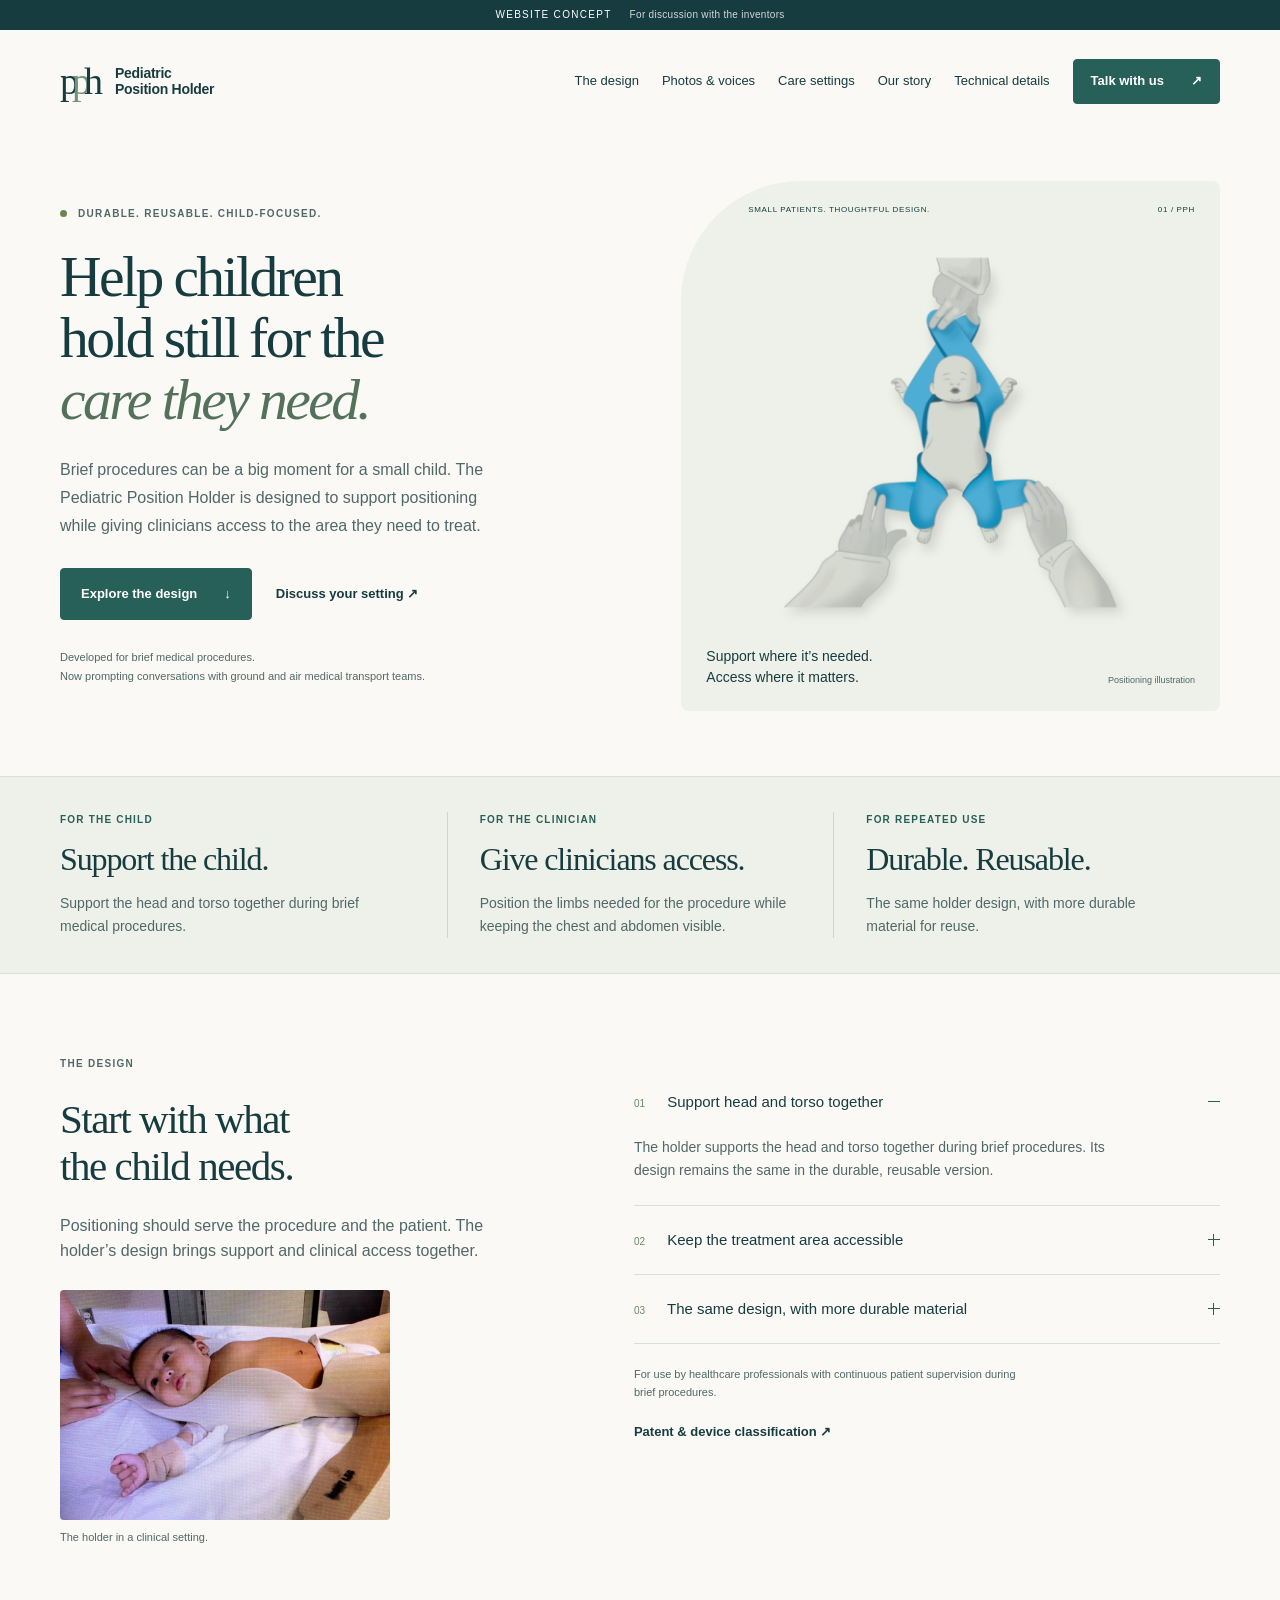
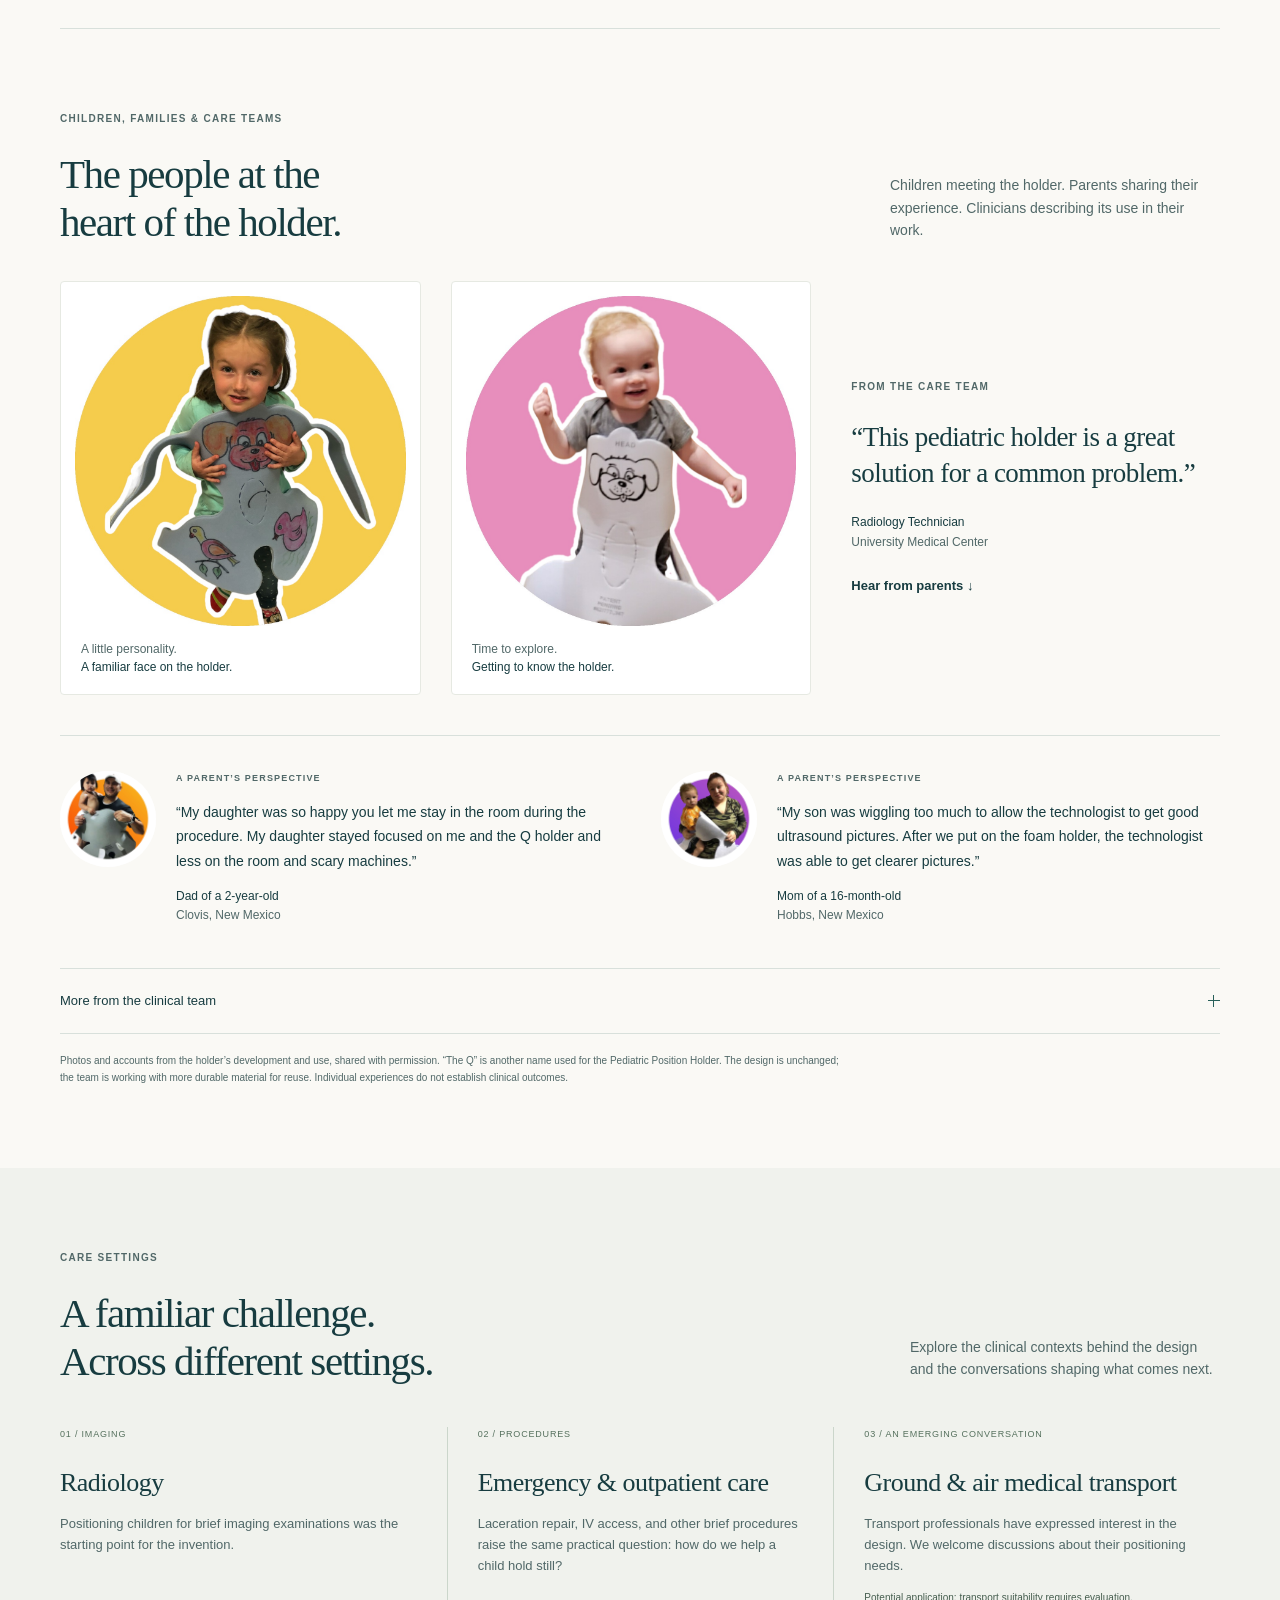
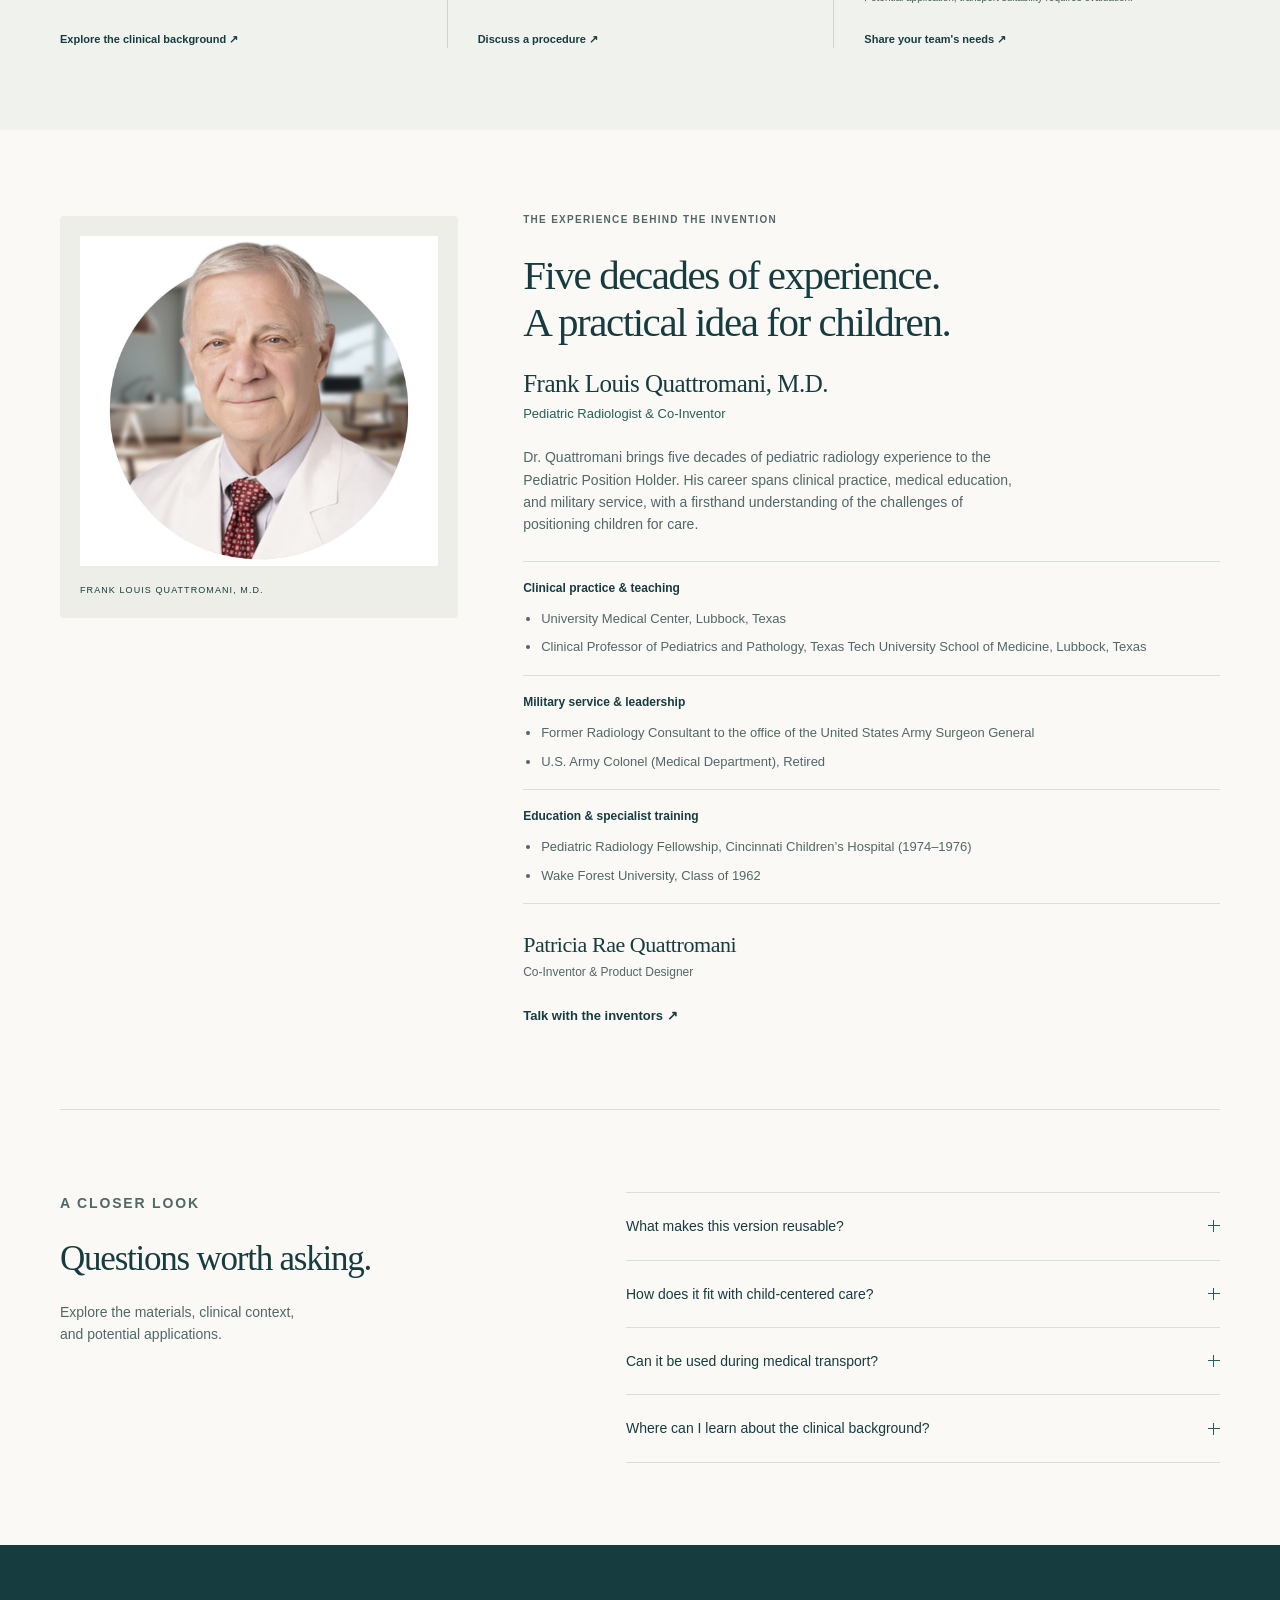
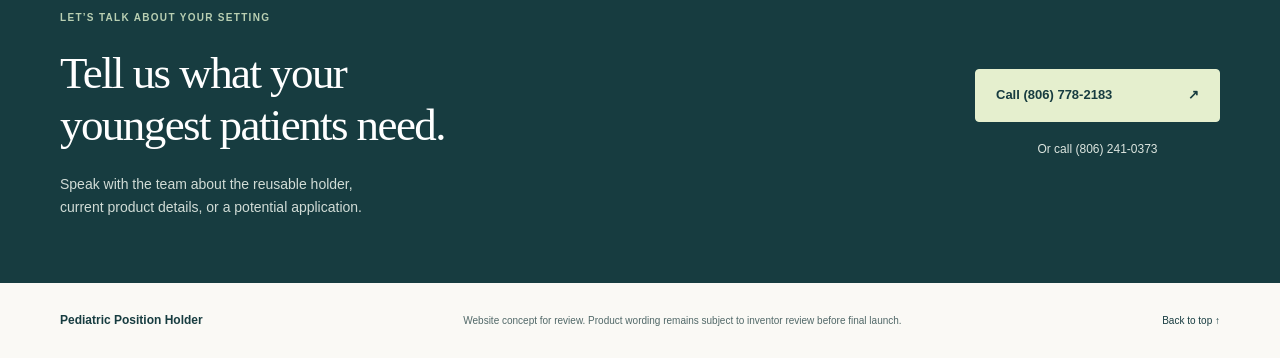
<file: index.html>
<!doctype html>
<html lang="en">
<head>
<meta charset="utf-8">
<meta name="viewport" content="width=device-width,initial-scale=1">
<meta name="description" content="Explore the Pediatric Position Holder, a durable, reusable approach to positioning children during brief medical procedures.">
<meta name="robots" content="noindex,nofollow">
<title>Pediatric Position Holder | Website concept</title>
<link rel="stylesheet" href="styles.css">
</head>
<body>
<div class="concept-note">WEBSITE CONCEPT <span>For discussion with the inventors</span></div>
<a class="skip" href="#main">Skip to content</a>
<header class="site-header wrap">
<a class="brand" href="#" aria-label="Pediatric Position Holder home"><span class="brand-mark" aria-hidden="true">p<span>p</span>h</span><span>Pediatric<br>Position Holder</span></a>
<nav aria-label="Main navigation"><a href="#design">The design</a><a href="#experiences">Photos &amp; voices</a><a href="#settings">Care settings</a><a href="#story">Our story</a><a href="patent-and-classification.html">Technical details</a><a class="button small" href="#contact">Talk with us <span aria-hidden="true">↗</span></a></nav>
</header>
<main id="main">
<section class="hero wrap" aria-labelledby="hero-title">
<div class="hero-copy"><p class="eyebrow"><span class="dot"></span> DURABLE. REUSABLE. CHILD-FOCUSED.</p>
<h1 id="hero-title">Help children<br>hold still for the<br><em>care they need.</em></h1>
<p class="intro">Brief procedures can be a big moment for a small child. The Pediatric Position Holder is designed to support positioning while giving clinicians access to the area they need to treat.</p>
<div class="actions"><a class="button" href="#design">Explore the design <span aria-hidden="true">↓</span></a><a class="text-link" href="#contact">Discuss your setting <span aria-hidden="true">↗</span></a></div>
<p class="hero-context">Developed for brief medical procedures.<br>Now prompting conversations with ground and air medical transport teams.</p></div>
<figure class="hero-figure"><div class="figure-top"><span>SMALL PATIENTS. THOUGHTFUL DESIGN.</span><span aria-hidden="true">01 / PPH</span></div><img src="assets/positioning.jpeg" alt="Illustration showing a child positioned in the Pediatric Position Holder, with the chest and abdomen visible." width="800" height="800"><figcaption><span>Support where it’s needed.<br><strong>Access where it matters.</strong></span><span class="image-note">Positioning illustration</span></figcaption></figure>
</section>
<section id="benefits" class="principles" aria-label="Benefits of the Pediatric Position Holder">
<div class="wrap principle-grid">
<article><p class="benefit-label">FOR THE CHILD</p><h2>Support the child.</h2><p>Support the head and torso together during brief medical procedures.</p></article>
<article><p class="benefit-label">FOR THE CLINICIAN</p><h2>Give clinicians access.</h2><p>Position the limbs needed for the procedure while keeping the chest and abdomen visible.</p></article>
<article><p class="benefit-label">FOR REPEATED USE</p><h2>Durable. Reusable.</h2><p>The same holder design, with more durable material for reuse.</p></article>
</div>
</section>
<section id="design" class="section wrap design-section">
<div class="section-heading"><p class="eyebrow">THE DESIGN</p><h2>Start with what<br>the child needs.</h2><p>Positioning should serve the procedure and the patient. The holder’s design brings support and clinical access together.</p><figure class="clinical-photo"><img src="assets/clinical-positioning.jpg" alt="An infant positioned in the holder with the chest and abdomen visible and a clinician’s hands beside the head." width="1000" height="1000" loading="lazy"><figcaption>The holder in a clinical setting.</figcaption></figure></div>
<div class="design-details">
<details open><summary><span><span class="number">01</span> Support head and torso together</span><span class="toggle" aria-hidden="true"></span></summary><p>The holder supports the head and torso together during brief procedures. Its design remains the same in the durable, reusable version.</p></details>
<details><summary><span><span class="number">02</span> Keep the treatment area accessible</span><span class="toggle" aria-hidden="true"></span></summary><p>The holder allows selective positioning of the arms and legs while leaving the chest and abdomen visible. Ask the team how it accommodates your procedure.</p></details>
<details><summary><span><span class="number">03</span> The same design, with more durable material</span><span class="toggle" aria-hidden="true"></span></summary><p>The design is unchanged. More durable material makes the holder reusable. Contact the inventors for material details and cleaning and reuse instructions.</p></details>
<p class="clinical-note">For use by healthcare professionals with continuous patient supervision during brief procedures.</p><a class="text-link technical-link" href="patent-and-classification.html">Patent &amp; device classification <span aria-hidden="true">↗</span></a></div>
</section>
<section id="experiences" class="experiences section wrap" aria-labelledby="experiences-title">
<div class="experience-heading"><div><p class="eyebrow">CHILDREN, FAMILIES &amp; CARE TEAMS</p><h2 id="experiences-title">The people at the<br>heart of the holder.</h2></div><p>Children meeting the holder. Parents sharing their experience. Clinicians describing its use in their work.</p></div>
<div class="moments-grid">
<figure><img src="assets/child-with-decorated-holder.jpeg" alt="A young child holding a Pediatric Position Holder decorated with animal drawings." width="1080" height="1080" loading="lazy"><figcaption>A little personality.<br><strong>A familiar face on the holder.</strong></figcaption></figure>
<figure><img src="assets/child-exploring-holder.jpeg" alt="A smiling young child holding the Pediatric Position Holder with a dog drawing on it." width="1080" height="1080" loading="lazy"><figcaption>Time to explore.<br><strong>Getting to know the holder.</strong></figcaption></figure>
<div class="clinician-voice"><p class="eyebrow">FROM THE CARE TEAM</p><blockquote><p>“This pediatric holder is a great solution for a common problem.”</p></blockquote><p class="attribution">Radiology Technician<br><span>University Medical Center</span></p><a class="text-link" href="#family-voices">Hear from parents <span aria-hidden="true">↓</span></a></div>
</div>
<div id="family-voices" class="family-voices">
<article class="family-quote"><img src="assets/parent-and-child-clovis.jpeg" alt="A father holding his child and the Pediatric Position Holder." width="800" height="800" loading="lazy"><div><p class="eyebrow">A PARENT’S PERSPECTIVE</p><blockquote><p>“My daughter was so happy you let me stay in the room during the procedure. My daughter stayed focused on me and the Q holder and less on the room and scary machines.”</p></blockquote><p class="attribution">Dad of a 2-year-old<br><span>Clovis, New Mexico</span></p></div></article>
<article class="family-quote"><img src="assets/parent-and-child-hobbs.jpeg" alt="A mother holding her child and the Pediatric Position Holder." width="768" height="768" loading="lazy"><div><p class="eyebrow">A PARENT’S PERSPECTIVE</p><blockquote><p>“My son was wiggling too much to allow the technologist to get good ultrasound pictures. After we put on the foam holder, the technologist was able to get clearer pictures.”</p></blockquote><p class="attribution">Mom of a 16-month-old<br><span>Hobbs, New Mexico</span></p></div></article>
</div>
<details class="care-team-detail"><summary><span>More from the clinical team</span><span class="toggle" aria-hidden="true"></span></summary><blockquote><p>“Because we used the Pediatric Position Holder, the entire procedure was obviously less stressful on the child and I could see that the parents were less stressed as well. I was glad that the holder allowed us to get clear images the first time we tried.”</p></blockquote><p class="attribution">Pediatric Nurse, University Medical Center</p><div class="additional-clinician"><blockquote><p>“This pediatric holder is a great solution for a common problem.”</p></blockquote><p class="attribution">Radiology Technician, University Medical Center</p></div></details>
<p class="experience-note">Photos and accounts from the holder’s development and use, shared with permission. “The Q” is another name used for the Pediatric Position Holder. The design is unchanged; the team is working with more durable material for reuse. Individual experiences do not establish clinical outcomes.</p>
</section>

<section id="settings" class="settings section"><div class="wrap"><div class="settings-heading"><div><p class="eyebrow">CARE SETTINGS</p><h2>A familiar challenge.<br>Across different settings.</h2></div><p>Explore the clinical contexts behind the design and the conversations shaping what comes next.</p></div>
<div class="settings-grid"><article><span class="setting-index">01 / IMAGING</span><h3>Radiology</h3><p>Positioning children for brief imaging examinations was the starting point for the invention.</p><a href="#questions">Explore the clinical background <span aria-hidden="true">↗</span></a></article><article><span class="setting-index">02 / PROCEDURES</span><h3>Emergency &amp; outpatient care</h3><p>Laceration repair, IV access, and other brief procedures raise the same practical question: how do we help a child hold still?</p><a href="#contact">Discuss a procedure <span aria-hidden="true">↗</span></a></article><article class="transport"><span class="setting-index">03 / AN EMERGING CONVERSATION</span><h3>Ground &amp; air medical transport</h3><p>Transport professionals have expressed interest in the design. We welcome discussions about their positioning needs.</p><p class="transport-note">Potential application; transport suitability requires evaluation.</p><a href="#contact">Share your team's needs <span aria-hidden="true">↗</span></a></article></div>
</div></section>
<section id="story" class="section wrap story" aria-labelledby="story-title">
<div class="portrait"><img src="assets/frank.jpg" alt="Frank Louis Quattromani, M.D., pediatric radiologist and co-inventor." width="600" height="600" loading="lazy"><span>FRANK LOUIS QUATTROMANI, M.D.</span></div>
<div class="career"><p class="eyebrow">THE EXPERIENCE BEHIND THE INVENTION</p><h2 id="story-title">Five decades of experience.<br>A practical idea for children.</h2>
<h3>Frank Louis Quattromani, M.D.</h3><p class="career-role">Pediatric Radiologist &amp; Co-Inventor</p>
<p>Dr. Quattromani brings five decades of pediatric radiology experience to the Pediatric Position Holder. His career spans clinical practice, medical education, and military service, with a firsthand understanding of the challenges of positioning children for care.</p>
<div class="career-credentials">
<div><h4>Clinical practice &amp; teaching</h4><ul><li>University Medical Center, Lubbock, Texas</li><li>Clinical Professor of Pediatrics and Pathology, Texas Tech University School of Medicine, Lubbock, Texas</li></ul></div>
<div><h4>Military service &amp; leadership</h4><ul><li>Former Radiology Consultant to the office of the United States Army Surgeon General</li><li>U.S. Army Colonel (Medical Department), Retired</li></ul></div>
<div><h4>Education &amp; specialist training</h4><ul><li>Pediatric Radiology Fellowship, Cincinnati Children’s Hospital (1974–1976)</li><li>Wake Forest University, Class of 1962</li></ul></div>
</div>
<div class="co-inventor"><h3>Patricia Rae Quattromani</h3><p>Co-Inventor &amp; Product Designer</p></div>
<a class="text-link" href="#contact">Talk with the inventors <span aria-hidden="true">↗</span></a></div>
</section>
<section id="questions" class="section wrap questions"><div><p class="eyebrow">A CLOSER LOOK</p><h2>Questions worth asking.</h2><p>Explore the materials, clinical context,<br>and potential applications.</p></div><div>
<details><summary><span>What makes this version reusable?</span><span class="toggle" aria-hidden="true"></span></summary><p>The material has changed; the design has not. The holder was originally developed with inexpensive material for single use. The team is now working with more durable material for reuse, and the illustrations shown here still represent its design.</p></details>
<details><summary><span>How does it fit with child-centered care?</span><span class="toggle" aria-hidden="true"></span></summary><p>The holder is designed to support positioning. It does not replace a clinician’s assessment, communication with the child and family, or appropriate comfort and coping measures.</p></details>
<details><summary><span>Can it be used during medical transport?</span><span class="toggle" aria-hidden="true"></span></summary><p>Ambulance and helicopter medical transport professionals have expressed interest. That interest is a starting point for evaluation, rather than confirmation of suitability for use in transit.</p></details>
<details><summary><span>Where can I learn about the clinical background?</span><span class="toggle" aria-hidden="true"></span></summary><p>The invention grew out of pediatric radiology practice. Read the <a href="patent-and-classification.html">patent and device classification</a>, or contact the team to discuss the development history, supporting material, and current intended use.</p></details>
</div></section>
<section id="contact" class="contact"><div class="wrap contact-inner"><div><p class="eyebrow">LET’S TALK ABOUT YOUR SETTING</p><h2>Tell us what your<br>youngest patients need.</h2><p>Speak with the team about the reusable holder,<br>current product details, or a potential application.</p></div><div class="contact-actions"><a class="button light" href="tel:+18067782183">Call (806) 778-2183 <span aria-hidden="true">↗</span></a><a class="alternate-phone" href="tel:+18062410373">Or call (806) 241-0373</a></div></div></section>
</main>
<footer class="wrap"><span>Pediatric Position Holder</span><p>Website concept for review. Product wording remains subject to inventor review before final launch.</p><a href="#">Back to top ↑</a></footer>
</body>
</html>
</file>
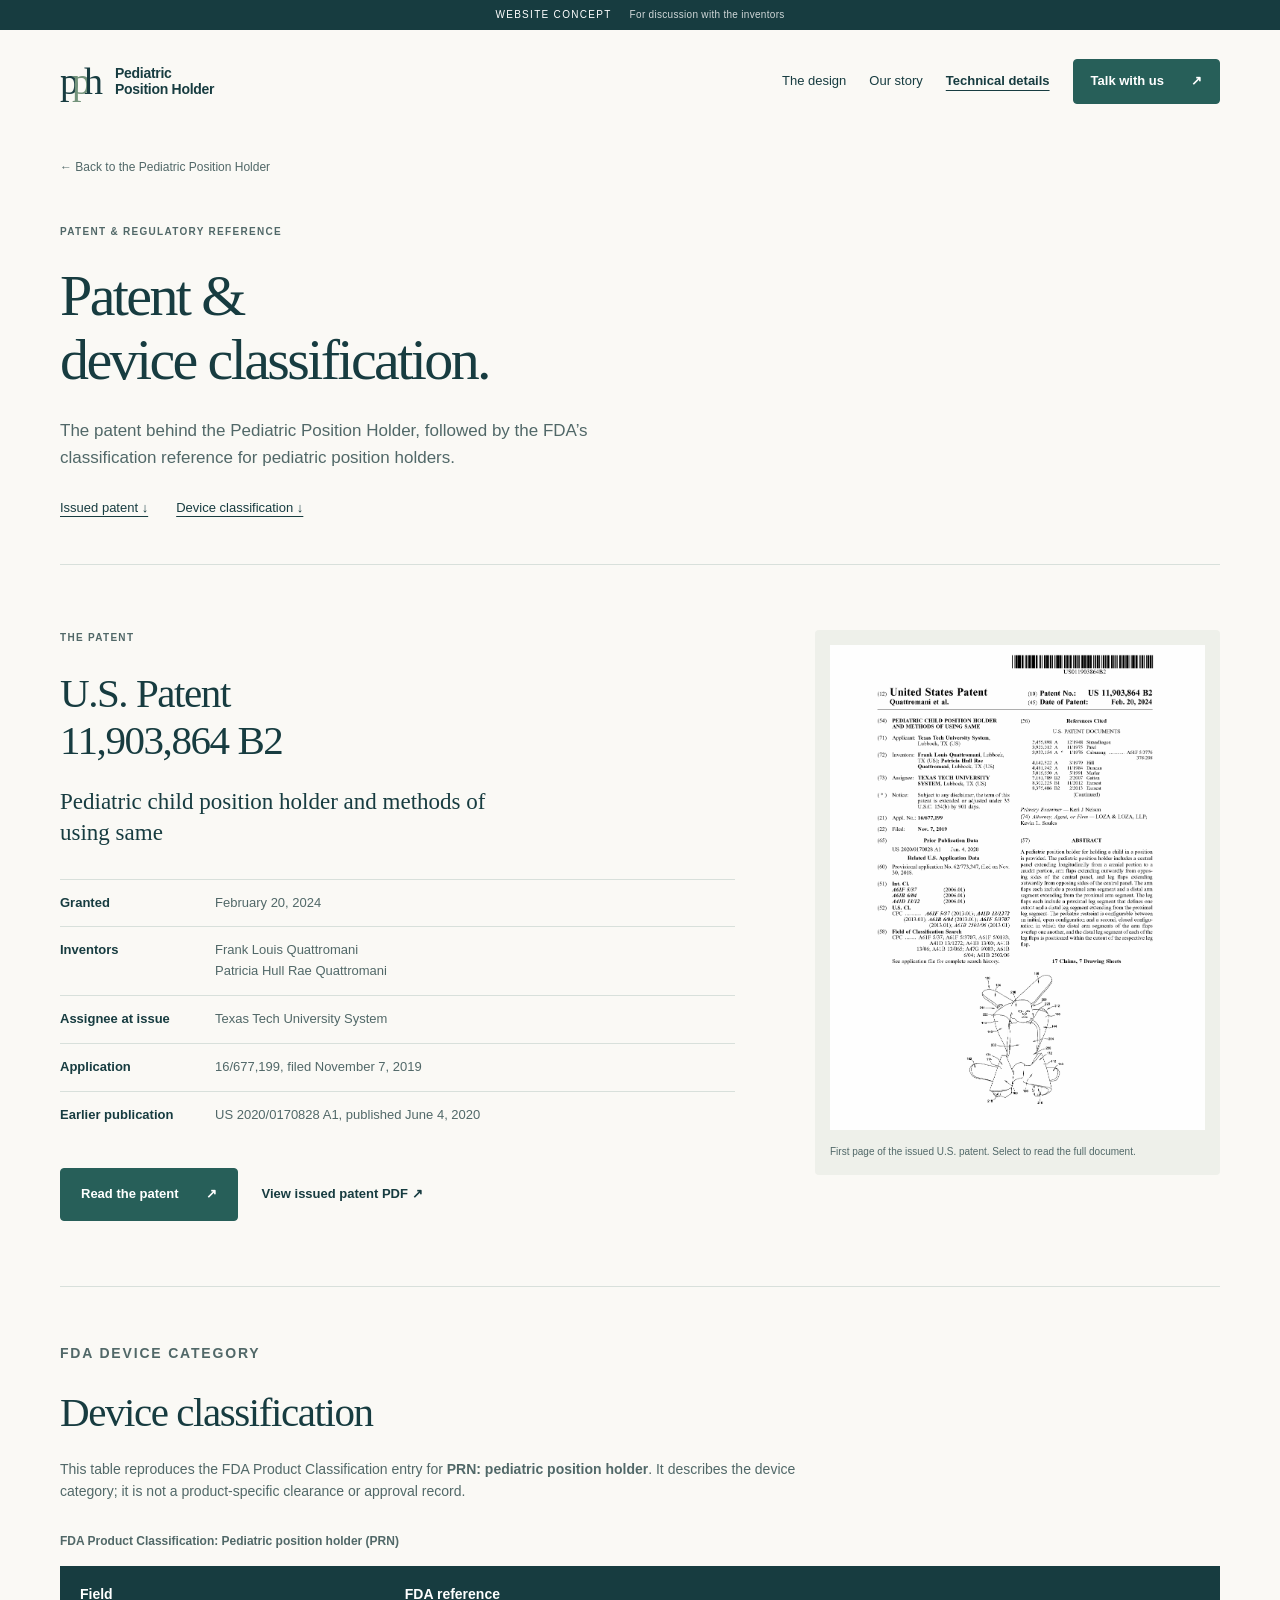
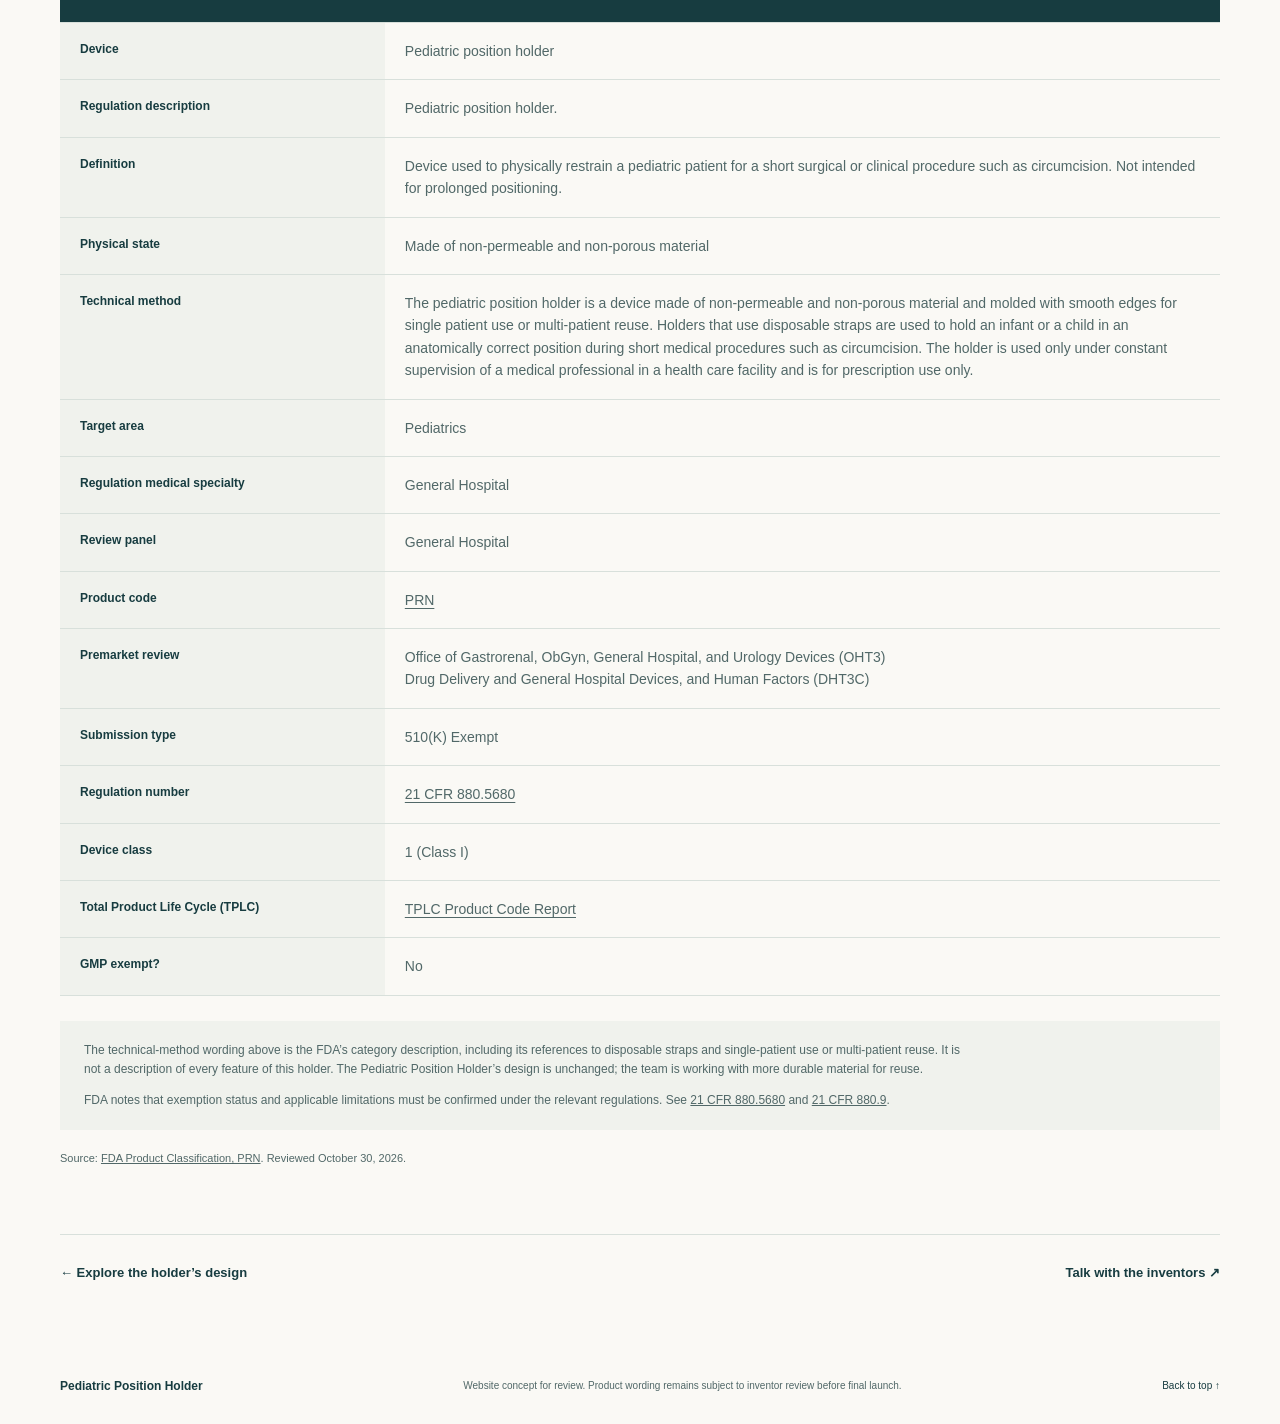
<file: patent-and-classification.html>
<!doctype html>
<html lang="en">
<head>
<meta charset="utf-8">
<meta name="viewport" content="width=device-width,initial-scale=1">
<meta name="description" content="Pediatric Position Holder patent US 11,903,864 B2 and FDA device classification reference: PRN, Class I, 21 CFR 880.5680.">
<meta name="robots" content="noindex,nofollow">
<title>Patent &amp; Device Classification | Pediatric Position Holder</title>
<link rel="stylesheet" href="styles.css">
</head>
<body>
<div class="concept-note">WEBSITE CONCEPT <span>For discussion with the inventors</span></div>
<a class="skip" href="#main">Skip to content</a>
<header class="site-header wrap">
<a class="brand" href="index.html" aria-label="Pediatric Position Holder home"><span class="brand-mark" aria-hidden="true">p<span>p</span>h</span><span>Pediatric<br>Position Holder</span></a>
<nav aria-label="Main navigation"><a href="index.html#design">The design</a><a href="index.html#story">Our story</a><a href="patent-and-classification.html" aria-current="page">Technical details</a><a class="button small" href="index.html#contact">Talk with us <span aria-hidden="true">↗</span></a></nav>
</header>
<main id="main" class="wrap technical-page">
<a class="back-link" href="index.html">← Back to the Pediatric Position Holder</a>
<div class="technical-intro"><p class="eyebrow">PATENT &amp; REGULATORY REFERENCE</p><h1>Patent &amp;<br>device classification.</h1><p>The patent behind the Pediatric Position Holder, followed by the FDA’s classification reference for pediatric position holders.</p><nav class="section-links" aria-label="On this page"><a href="#patent">Issued patent ↓</a><a href="#classification">Device classification ↓</a></nav></div>
<section id="patent" class="patent-section" aria-labelledby="patent-title">
<div><p class="eyebrow">THE PATENT</p><h2 id="patent-title">U.S. Patent<br>11,903,864 B2</h2><p class="patent-title">Pediatric child position holder and methods of using same</p>
<dl class="patent-facts"><div><dt>Granted</dt><dd>February 20, 2024</dd></div><div><dt>Inventors</dt><dd>Frank Louis Quattromani<br>Patricia Hull Rae Quattromani</dd></div><div><dt>Assignee at issue</dt><dd>Texas Tech University System</dd></div><div><dt>Application</dt><dd>16/677,199, filed November 7, 2019</dd></div><div><dt>Earlier publication</dt><dd>US 2020/0170828 A1, published June 4, 2020</dd></div></dl>
<div class="actions"><a class="button" href="https://patents.google.com/patent/US11903864B2/en">Read the patent <span aria-hidden="true">↗</span></a><a class="text-link" href="https://patentimages.storage.googleapis.com/f6/ff/ed/fbfe007ffc60de/US11903864.pdf">View issued patent PDF <span aria-hidden="true">↗</span></a></div></div>
<figure class="patent-document"><a href="https://patentimages.storage.googleapis.com/f6/ff/ed/fbfe007ffc60de/US11903864.pdf" aria-label="View issued patent US 11,903,864 B2 as a PDF"><img src="assets/patent-front.png" alt="First page of the issued United States patent, naming Frank Louis Quattromani and Patricia Hull Rae Quattromani as inventors." width="1005" height="1300"></a><figcaption>First page of the issued U.S. patent. Select to read the full document.</figcaption></figure>
</section>
<section id="classification" class="classification-section" aria-labelledby="classification-title"><p class="eyebrow">FDA DEVICE CATEGORY</p><h2 id="classification-title">Device classification</h2><p>This table reproduces the FDA Product Classification entry for <strong>PRN: pediatric position holder</strong>. It describes the device category; it is not a product-specific clearance or approval record.</p>
<table class="classification-table"><caption>FDA Product Classification: Pediatric position holder (PRN)</caption><thead><tr><th scope="col">Field</th><th scope="col">FDA reference</th></tr></thead><tbody>
<tr><th scope="row">Device</th><td>Pediatric position holder</td></tr>
<tr><th scope="row">Regulation description</th><td>Pediatric position holder.</td></tr>
<tr><th scope="row">Definition</th><td>Device used to physically restrain a pediatric patient for a short surgical or clinical procedure such as circumcision. Not intended for prolonged positioning.</td></tr>
<tr><th scope="row">Physical state</th><td>Made of non-permeable and non-porous material</td></tr>
<tr><th scope="row">Technical method</th><td>The pediatric position holder is a device made of non-permeable and non-porous material and molded with smooth edges for single patient use or multi-patient reuse. Holders that use disposable straps are used to hold an infant or a child in an anatomically correct position during short medical procedures such as circumcision. The holder is used only under constant supervision of a medical professional in a health care facility and is for prescription use only.</td></tr>
<tr><th scope="row">Target area</th><td>Pediatrics</td></tr>
<tr><th scope="row">Regulation medical specialty</th><td>General Hospital</td></tr>
<tr><th scope="row">Review panel</th><td>General Hospital</td></tr>
<tr><th scope="row">Product code</th><td><a href="https://www.accessdata.fda.gov/scripts/cdrh/cfdocs/cfpcd/classification.cfm?id=PRN">PRN</a></td></tr>
<tr><th scope="row">Premarket review</th><td>Office of Gastrorenal, ObGyn, General Hospital, and Urology Devices (OHT3)<br>Drug Delivery and General Hospital Devices, and Human Factors (DHT3C)</td></tr>
<tr><th scope="row">Submission type</th><td>510(K) Exempt</td></tr>
<tr><th scope="row">Regulation number</th><td><a href="https://www.ecfr.gov/current/title-21/section-880.5680">21 CFR 880.5680</a></td></tr>
<tr><th scope="row">Device class</th><td>1 (Class I)</td></tr>
<tr><th scope="row">Total Product Life Cycle (TPLC)</th><td><a href="https://www.accessdata.fda.gov/scripts/cdrh/cfdocs/cfTPLC/tplc.cfm?id=PRN">TPLC Product Code Report</a></td></tr>
<tr><th scope="row">GMP exempt?</th><td>No</td></tr>
</tbody></table>
<div class="reference-note"><p>The technical-method wording above is the FDA’s category description, including its references to disposable straps and single-patient use or multi-patient reuse. It is not a description of every feature of this holder. The Pediatric Position Holder’s design is unchanged; the team is working with more durable material for reuse.</p><p>FDA notes that exemption status and applicable limitations must be confirmed under the relevant regulations. See <a href="https://www.ecfr.gov/current/title-21/section-880.5680">21 CFR 880.5680</a> and <a href="https://www.ecfr.gov/current/title-21/section-880.9">21 CFR 880.9</a>.</p></div>
<p class="source-line">Source: <a href="https://www.accessdata.fda.gov/scripts/cdrh/cfdocs/cfpcd/classification.cfm?id=PRN">FDA Product Classification, PRN</a>. Reviewed October 30, 2026.</p>
</section>
<div class="technical-return"><a class="text-link" href="index.html#design">← Explore the holder’s design</a><a class="text-link" href="index.html#contact">Talk with the inventors ↗</a></div>
</main>
<footer class="wrap"><span>Pediatric Position Holder</span><p>Website concept for review. Product wording remains subject to inventor review before final launch.</p><a href="#main">Back to top ↑</a></footer>
</body>
</html>
</file>
<file: styles.css>
:root{--ink:#173c40;--muted:#516868;--paper:#faf9f5;--line:#d8e0db;--mint:#eef1e9;--teal:#275f59;--white:#fff;--accent:#b7ce86;--sans:Arial,Helvetica,sans-serif;--serif:Georgia,'Times New Roman',serif}
*{box-sizing:border-box}html{scroll-behavior:smooth;scroll-padding-top:24px}body{margin:0;background:var(--paper);color:var(--ink);font-family:var(--sans);font-size:16px;line-height:1.6}a{color:inherit}a,summary{-webkit-tap-highlight-color:transparent}a:focus-visible,summary:focus-visible{outline:3px solid #a44e1f;outline-offset:6px}img{max-width:100%;display:block}.wrap{width:min(1160px,calc(100% - 96px));margin-inline:auto}.concept-note{display:flex;justify-content:center;gap:18px;padding:7px 20px;background:var(--ink);color:#fff;font-size:10px;letter-spacing:.13em}.concept-note span{opacity:.8;letter-spacing:.03em}.skip{position:fixed;top:-100px;left:20px;z-index:20;background:#fff;padding:12px}.skip:focus{top:10px}.site-header{display:flex;align-items:center;justify-content:space-between;padding-block:29px}.brand{display:flex;gap:13px;align-items:center;text-decoration:none;font-size:14px;font-weight:700;line-height:1.15;letter-spacing:-.02em}.brand-mark{font-family:var(--serif);font-size:38px;letter-spacing:-7px;line-height:1;padding-right:6px;font-weight:400}.brand-mark span{color:#73937b}nav{display:flex;gap:23px;align-items:center}nav>a{text-decoration:none;font-size:13px}nav>a:hover,.text-link:hover{text-decoration:underline}.button{display:inline-flex;gap:27px;align-items:center;justify-content:space-between;background:var(--teal);color:#fff;border:1px solid var(--teal);padding:15px 20px;text-decoration:none;font-size:13px;font-weight:600;border-radius:4px}.button:hover{background:var(--ink)}.button.small{padding:11px 17px}.hero{display:grid;grid-template-columns:1.07fr 1fr;gap:45px;align-items:center;padding-block:48px 65px}.eyebrow{font-size:10px;font-weight:700;letter-spacing:.13em;margin:0 0 24px}.dot{display:inline-block;width:7px;height:7px;background:#6b8751;border-radius:50%;margin-right:7px}h1,h2,h3,p{margin-top:0}h1,h2,h3{font-weight:400}h1{font-family:var(--serif);font-size:clamp(42px,4.5vw,63px);line-height:1.07;letter-spacing:-.045em;margin-bottom:25px}h1 em{color:#54715b;font-weight:400}p{color:var(--muted)}.intro{font-size:16px;line-height:1.75;max-width:440px;margin-bottom:28px}.actions{display:flex;align-items:center;gap:24px}.text-link{font-size:13px;font-weight:600;text-decoration:none}.hero-context{font-size:11px;line-height:1.7;margin:28px 0 0;max-width:410px}.hero-figure{margin:0;padding:23px 25px;background:var(--mint);border-radius:120px 8px 8px 8px;overflow:hidden;min-height:530px;display:flex;flex-direction:column;justify-content:space-between}.figure-top{display:flex;justify-content:space-between;font-size:8px;letter-spacing:.08em;padding-left:42px;gap:16px}.hero-figure img{width:100%;height:385px;object-fit:contain;mix-blend-mode:multiply;margin-top:18px}.hero-figure figcaption{display:flex;justify-content:space-between;align-items:end;padding-top:16px;font-size:14px;line-height:1.5}.hero-figure strong{font-weight:500}.image-note{font-size:9px;max-width:110px;text-align:right;color:var(--muted)}.principles{border-block:1px solid var(--line);background:var(--mint)}.principle-grid{display:grid;grid-template-columns:repeat(3,minmax(0,1fr));gap:0;padding-block:35px}.principle-grid article{padding-inline:32px;border-left:1px solid #ccd6ca}.principle-grid article:first-child{padding-left:0;border-left:0}.principle-grid article:last-child{padding-right:0}.principle-grid .benefit-label{font-size:10px;letter-spacing:.12em;font-weight:700;color:var(--teal);margin:0 0 14px}.principle-grid h2{font-family:var(--serif);font-size:32px;line-height:1.12;letter-spacing:-.035em;margin:0 0 14px}.principle-grid p{font-size:14px;line-height:1.65;margin:0;max-width:310px}.section{padding-block:82px}h2{font-family:var(--serif);font-size:41px;line-height:1.15;letter-spacing:-.035em;margin-bottom:22px}.design-section{display:grid;grid-template-columns:.95fr 1.2fr;gap:110px}.section-heading p:last-child{max-width:335px;font-size:14px}.design-details{padding-top:12px}details{border-bottom:1px solid var(--line)}summary{display:flex;align-items:center;justify-content:space-between;gap:22px;padding:22px 0;cursor:pointer;font-size:15px;list-style:none}summary::-webkit-details-marker{display:none}details p{font-size:14px;max-width:490px;margin-bottom:24px}details .number{font-size:10px;margin-right:18px;color:#6f866c}.toggle{height:12px;width:12px;position:relative;flex-shrink:0}.toggle:before,.toggle:after{content:'';background:var(--teal);position:absolute}.toggle:before{height:1px;width:12px;top:5px}.toggle:after{width:1px;height:12px;left:5px}details[open] .toggle:after{display:none}.clinical-note{font-size:11px;margin-top:22px;max-width:390px}.settings{background:#f0f2ed}.settings-heading{display:flex;justify-content:space-between;gap:50px;align-items:end;margin-bottom:42px}.settings-heading h2{margin-bottom:0}.settings-heading>p{font-size:14px;max-width:310px;margin-bottom:4px}.settings-grid{display:grid;grid-template-columns:repeat(3,1fr);gap:0}.settings-grid article{padding:0 30px;border-left:1px solid #cbd6cb;display:flex;flex-direction:column}.settings-grid article:first-child{padding-left:0;border-left:0}.settings-grid article:last-child{padding-right:0}.setting-index{font-size:9px;letter-spacing:.09em;margin-bottom:26px;color:#55705d}h3{font-family:var(--serif);font-size:26px;line-height:1.2;letter-spacing:-.02em;margin-bottom:16px}.settings-grid p{font-size:13px}.settings-grid a{font-size:11px;text-decoration:none;font-weight:600;margin-top:auto;padding-top:15px}.settings-grid a:hover{text-decoration:underline}.settings-grid p.transport-note{font-size:10px;color:#455d4e}.story{display:grid;grid-template-columns:1fr 1.3fr;gap:90px;align-items:center}.portrait{background:#eceee7;padding:20px;border-radius:4px}.portrait img{width:100%;height:330px;object-fit:cover;object-position:center 20%;filter:saturate(.6)}.portrait span{display:block;font-size:9px;letter-spacing:.12em;padding-top:17px}.story p{font-size:14px;max-width:490px}.story p.story-lead{font-size:18px;color:var(--ink)}.story .eyebrow{font-size:10px}.story .text-link{display:inline-block;margin-top:8px}.questions{display:grid;grid-template-columns:.9fr 1.1fr;gap:80px;border-top:1px solid var(--line)}.questions h2{font-size:35px}.questions>div>p{font-size:14px}.questions summary{font-size:14px}.questions details:first-child{border-top:1px solid var(--line)}.contact{background:var(--ink);color:#fff;padding-block:65px}.contact-inner{display:flex;align-items:center;justify-content:space-between;gap:50px}.contact .eyebrow{color:#b9cfb2}.contact h2{font-size:45px}.contact p{color:#d1dcd6;font-size:14px;margin-bottom:0}.contact .eyebrow{margin-bottom:22px;font-size:10px}.contact-actions{display:flex;flex-direction:column;align-items:center;gap:18px}.button.light{background:#e5efce;border-color:#e5efce;color:var(--ink);min-width:245px}.button.light:hover{background:#fff}.alternate-phone{color:#dce5df;font-size:12px;text-decoration:none}footer{display:flex;align-items:center;justify-content:space-between;gap:30px;padding-block:28px;font-size:10px}footer>span{font-weight:600;font-size:12px}footer p{max-width:480px;margin:0}footer a{white-space:nowrap;text-decoration:none}
@media(min-width:1450px){.hero{padding-block:65px 80px}}@media(max-width:1000px){.wrap{width:calc(100% - 56px)}.hero{gap:25px}h1{font-size:49px}.hero-figure{min-height:490px;padding:23px 18px}.figure-top{padding-left:35px}.hero-figure img{height:330px}.actions{gap:15px;flex-wrap:wrap}.design-section{gap:50px}.story{gap:45px}nav{gap:20px}}
@media(max-width:700px){.wrap{width:calc(100% - 40px)}.site-header{padding-block:22px;gap:20px}nav{gap:0}.site-header nav>a:not(.button){display:none}.brand{font-size:12px}.brand-mark{font-size:32px}.button.small{font-size:11px;padding:10px 12px}.hero{grid-template-columns:1fr;padding-block:25px 35px;gap:32px}h1{font-size:clamp(40px,9.8vw,60px)}.intro{font-size:15px;max-width:100%}.hero-context{font-size:11px}.eyebrow{font-size:9px}.hero-figure{min-height:440px;border-top-left-radius:90px}.hero-figure img{height:320px}.figure-top{font-size:7px}.principle-grid{grid-template-columns:1fr;padding-block:8px}.principle-grid article,.principle-grid article:first-child,.principle-grid article:last-child{padding:24px 0;border-left:0;border-bottom:1px solid #ccd6ca}.principle-grid article:last-child{border-bottom:0}.principle-grid h2{font-size:31px}.principle-grid p{max-width:100%}.section{padding-block:48px}h2{font-size:35px}.design-section,.story,.questions{grid-template-columns:1fr;gap:22px}.section-heading p:last-child{max-width:none}.settings-heading{display:block;margin-bottom:30px}.settings-heading>p{margin-top:22px;max-width:100%}.settings-grid{grid-template-columns:1fr;gap:26px}.settings-grid article,.settings-grid article:first-child,.settings-grid article:last-child{padding:0 0 26px;border:0;border-bottom:1px solid #cbd6cb}.settings-grid article:last-child{padding-bottom:0;border-bottom:0}.setting-index{margin-bottom:12px}.settings-grid a{margin-top:0}.portrait{max-width:400px}.portrait img{height:300px}.story{gap:32px}.contact-inner{display:block}.contact h2{font-size:38px}.contact-actions{align-items:start;margin-top:28px}.contact{padding-block:45px}footer{flex-wrap:wrap;gap:18px}footer p{order:3;flex-basis:100%}footer a{margin-left:auto}summary{font-size:14px}details .number{margin-right:10px}}
@media(prefers-reduced-motion:reduce){html{scroll-behavior:auto}}

/* Photography stays in its original color, with quiet white space around it. */
.clinical-photo{margin:26px 0 0;max-width:330px}.clinical-photo img{width:100%;height:230px;object-fit:cover;border-radius:4px}.clinical-photo figcaption{font-size:11px;color:var(--muted);margin-top:9px}
.experiences{border-top:1px solid var(--line)}.experience-heading{display:flex;justify-content:space-between;gap:40px;align-items:end;margin-bottom:35px}.experience-heading h2{margin-bottom:0}.experience-heading>p{max-width:330px;font-size:14px;margin-bottom:4px}.moments-grid{display:grid;grid-template-columns:1fr 1fr 1.05fr;gap:30px;align-items:center}.moments-grid figure{margin:0;background:var(--white);padding:14px 14px 18px;border:1px solid #e6e9e2;border-radius:4px}.moments-grid img{width:100%;height:auto;aspect-ratio:1;object-fit:contain}.moments-grid figcaption{font-size:12px;line-height:1.5;padding:14px 6px 0;color:var(--muted)}.moments-grid figcaption strong{font-weight:400;color:var(--ink)}blockquote{margin:0}.clinician-voice{padding:20px 0 20px 10px}.clinician-voice blockquote p{font-family:var(--serif);font-size:27px;line-height:1.35;letter-spacing:-.02em;color:var(--ink);margin-bottom:22px}.attribution{font-size:12px;color:var(--ink);line-height:1.6}.attribution span{color:var(--muted)}.clinician-voice .text-link{display:inline-block;margin-top:12px}.family-voices{display:grid;grid-template-columns:1fr 1fr;gap:42px;margin-top:40px;padding-top:35px;border-top:1px solid var(--line)}.family-quote{display:grid;grid-template-columns:96px 1fr;gap:20px;margin:0}.family-quote img{width:96px;height:96px;object-fit:contain;border-radius:50%;background:white}.family-quote .eyebrow{font-size:9px;margin-bottom:14px}.family-quote blockquote p{font-size:14px;line-height:1.75;color:var(--ink);margin-bottom:14px}.family-quote .attribution{font-size:12px;line-height:1.6}.family-quote .attribution span{color:var(--muted)}.care-team-detail{margin-top:30px;border-top:1px solid var(--line)}.care-team-detail summary{font-size:13px}.care-team-detail blockquote p{max-width:760px}.experience-note{font-size:10px;max-width:780px;line-height:1.7;margin:18px 0 0}
@media(max-width:1000px){.moments-grid{gap:18px}.clinician-voice blockquote p{font-size:23px}.family-voices{gap:28px}.family-quote{grid-template-columns:72px 1fr;gap:15px}.family-quote img{width:72px;height:72px}nav{gap:16px}}
@media(max-width:700px){.clinical-photo{max-width:100%}.clinical-photo img{height:250px}.experience-heading{display:block}.experience-heading>p{margin-top:20px;max-width:100%}.moments-grid{grid-template-columns:1fr 1fr;gap:14px;align-items:start}.moments-grid figure{padding:8px 8px 14px}.moments-grid figcaption{padding:10px 2px 0;font-size:11px}.clinician-voice{grid-column:1/-1;padding:18px 0 0}.clinician-voice blockquote p{font-size:28px;max-width:450px}.family-voices{grid-template-columns:1fr;gap:30px;margin-top:28px;padding-top:28px}.family-quote{grid-template-columns:76px 1fr}.family-quote img{width:76px;height:76px}.experience-note{font-size:10px}}

/* Career details stay visible so the clinical foundation is easy to assess. */
.story{grid-template-columns:.8fr 1.4fr;gap:65px;align-items:start}.story .portrait{margin-top:4px}.career h3{font-size:25px;margin-bottom:5px}.story .career-role{color:var(--teal);font-size:13px;margin-bottom:22px}.career-credentials{margin-block:25px 28px;border-top:1px solid var(--line)}.career-credentials>div{padding-block:17px;border-bottom:1px solid var(--line)}.career-credentials h4{font-size:12px;margin:0 0 10px;color:var(--ink);font-weight:700}.career-credentials ul{margin:0;padding-left:18px;color:var(--muted);font-size:13px;line-height:1.65}.career-credentials li+li{margin-top:7px}.co-inventor h3{font-size:22px}.story .co-inventor p{font-size:12px;margin-bottom:15px}
@media(max-width:1000px){.story{gap:40px;grid-template-columns:.8fr 1.3fr}.career h2{font-size:36px}}
@media(max-width:700px){.story{grid-template-columns:1fr;gap:30px}.career h2{font-size:35px}.career h3{font-size:24px}.career-credentials ul{font-size:14px}}

/* A separate reference page keeps technical records accessible without lengthening the introduction. */
.technical-link{display:inline-block;margin-top:10px}.technical-page{padding-block:20px 65px}.back-link{font-size:12px;text-decoration:none;color:var(--muted)}.back-link:hover{text-decoration:underline}.technical-intro{padding-block:46px 45px;border-bottom:1px solid var(--line)}.technical-intro h1{font-size:58px;line-height:1.1}.technical-intro>p:last-of-type{max-width:610px;font-size:17px}.section-links{display:flex;justify-content:start;gap:28px;margin-top:27px}.section-links a{text-decoration:underline;text-underline-offset:4px}.patent-section{display:grid;grid-template-columns:1.25fr .75fr;gap:80px;padding-block:65px;align-items:start}.patent-section .patent-title{font-family:var(--serif);font-size:23px;line-height:1.35;max-width:440px;color:var(--ink)}.patent-facts{margin:30px 0}.patent-facts>div{display:grid;grid-template-columns:140px 1fr;gap:15px;padding-block:13px;border-top:1px solid var(--line);font-size:13px}.patent-facts dt{font-weight:600}.patent-facts dd{margin:0;color:var(--muted)}.patent-document{margin:0;padding:15px;background:#eef0ea;border-radius:4px}.patent-document img{width:100%;height:auto}.patent-document figcaption{font-size:10px;margin-top:14px;line-height:1.6;color:var(--muted)}.classification-section{padding-block:55px;border-top:1px solid var(--line)}.classification-section>p{max-width:760px;font-size:14px}.classification-table{width:100%;border-collapse:collapse;table-layout:fixed;margin-top:30px;font-size:14px}.classification-table caption{text-align:left;font-size:12px;font-weight:600;color:var(--muted);margin-bottom:14px}.classification-table th,.classification-table td{text-align:left;vertical-align:top;padding:17px 20px;border-bottom:1px solid var(--line);overflow-wrap:anywhere}.classification-table thead{background:var(--ink);color:white}.classification-table th:first-child{width:28%}.classification-table tbody th{font-size:12px;font-weight:600;background:#f0f2ed}.classification-table td{color:var(--muted)}.classification-table a{text-underline-offset:3px}.reference-note{margin-top:25px;padding:20px 24px;background:#f0f2ed}.reference-note p{font-size:12px;max-width:880px}.reference-note p:last-child{margin-bottom:0}.classification-section .source-line{font-size:11px;margin-top:20px}.technical-return{display:flex;justify-content:space-between;gap:24px;border-top:1px solid var(--line);padding-top:28px}nav a[aria-current=page]{font-weight:700;text-decoration:underline;text-underline-offset:5px}
@media(max-width:1000px){.patent-section{gap:35px}.patent-facts>div{grid-template-columns:110px 1fr}.site-header nav{gap:13px}.site-header nav>a{font-size:12px}}
@media(max-width:700px){.technical-intro{padding-block:35px}.technical-intro h1{font-size:42px}.technical-intro>p:last-of-type{font-size:15px}.patent-section{grid-template-columns:1fr;gap:30px;padding-block:40px}.patent-document{max-width:320px}.patent-facts>div{grid-template-columns:100px 1fr}.classification-table{font-size:12px}.classification-table th,.classification-table td{padding:12px 10px}.classification-table th:first-child{width:35%}.classification-table tbody th{font-size:11px}.technical-return{flex-wrap:wrap}.reference-note{padding:16px}.section-links{gap:22px;flex-wrap:wrap}.section-links a{font-size:12px}.site-header nav>a:not(.button){display:none}}

.additional-clinician{border-top:1px solid var(--line);padding-top:22px;margin-top:22px}.additional-clinician .attribution{margin-bottom:24px}
</file>
